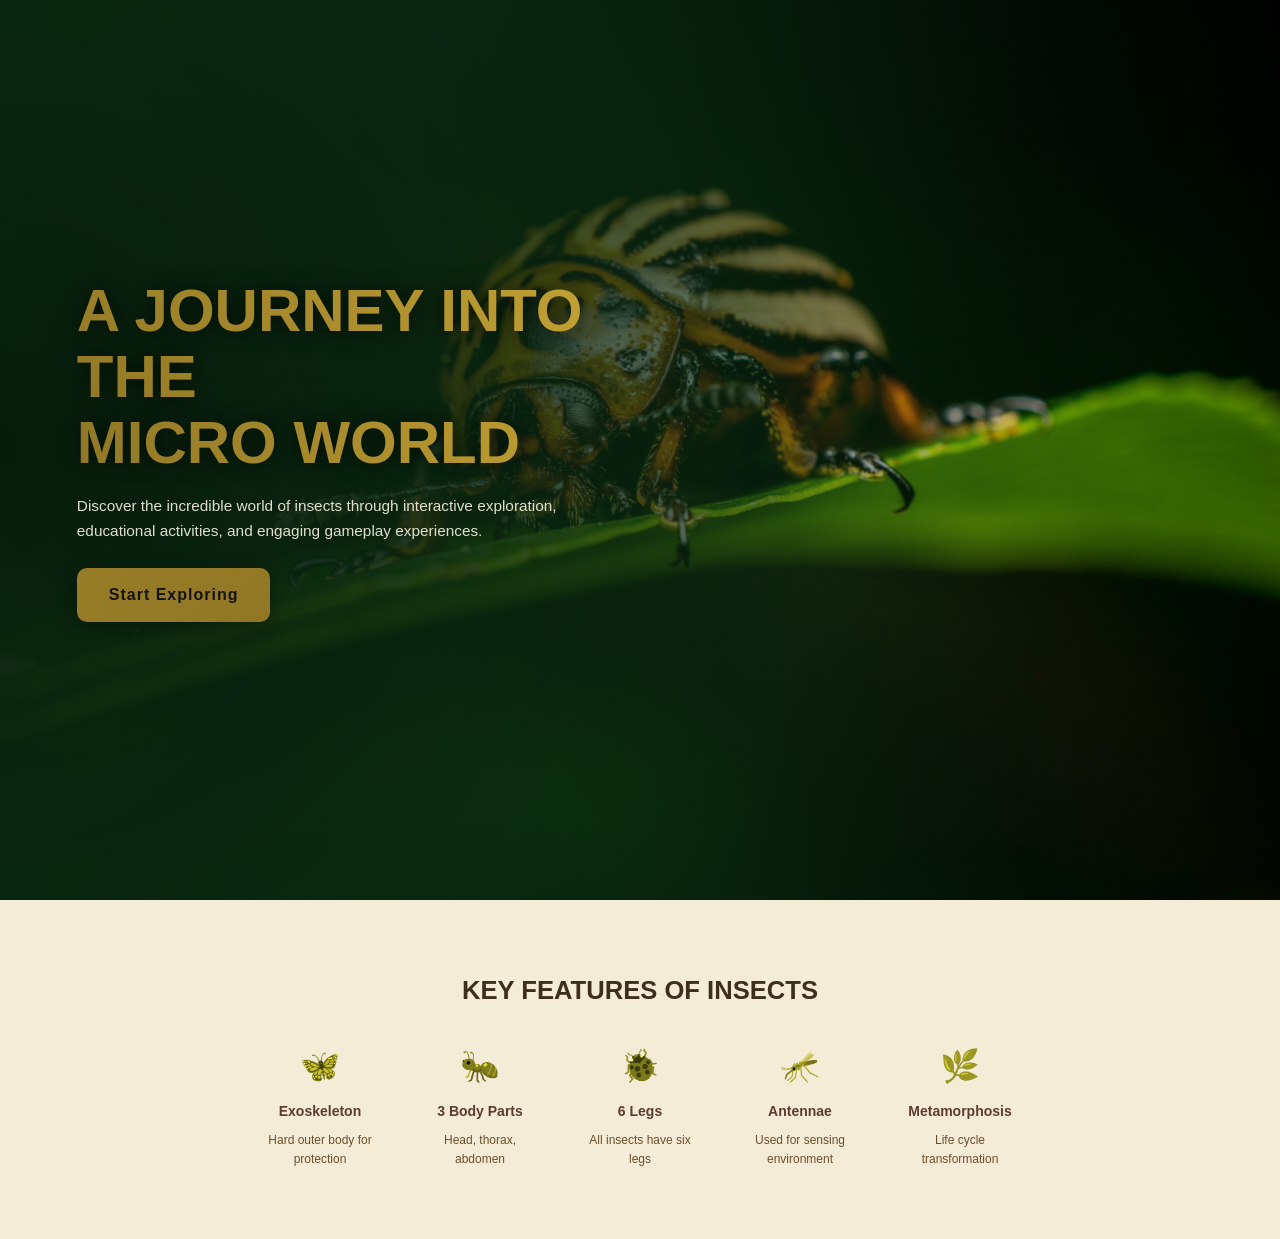
<file: index.html>
<!DOCTYPE html>
<html lang="en">
<head>
  <meta charset="UTF-8">
  <title>World of Insects</title>
  <link rel="stylesheet" href="style.css">
</head>

<body>

<!-- HERO ONLY -->
<section class="hero">

  <div class="hero-content">
    <h1>
      A JOURNEY INTO THE <br>
      MICRO WORLD
    </h1>

    <p>
      Discover the incredible world of insects through interactive exploration,
      educational activities, and engaging gameplay experiences.
    </p>

    <a href="highlights.html" class="btn"> Start Exploring </a>
  </div>

</section>
<section class="museum-strip">
  <h2>KEY FEATURES OF INSECTS</h2>

  <div class="features">
    <div class="feature">
      <span>🦋</span>
      <strong>Exoskeleton</strong>
      <p>Hard outer body for protection</p>
    </div>

    <div class="feature">
      <span>🐜</span>
      <strong>3 Body Parts</strong>
      <p>Head, thorax, abdomen</p>
    </div>

    <div class="feature">
      <span>🐞</span>
      <strong>6 Legs</strong>
      <p>All insects have six legs</p>
    </div>

    <div class="feature">
      <span>🦟</span>
      <strong>Antennae</strong>
      <p>Used for sensing environment</p>
    </div>

    <div class="feature">
      <span>🌿</span>
      <strong>Metamorphosis</strong>
      <p>Life cycle transformation</p>
    </div>
  </div>
</section>

</body>
</html>
</file>
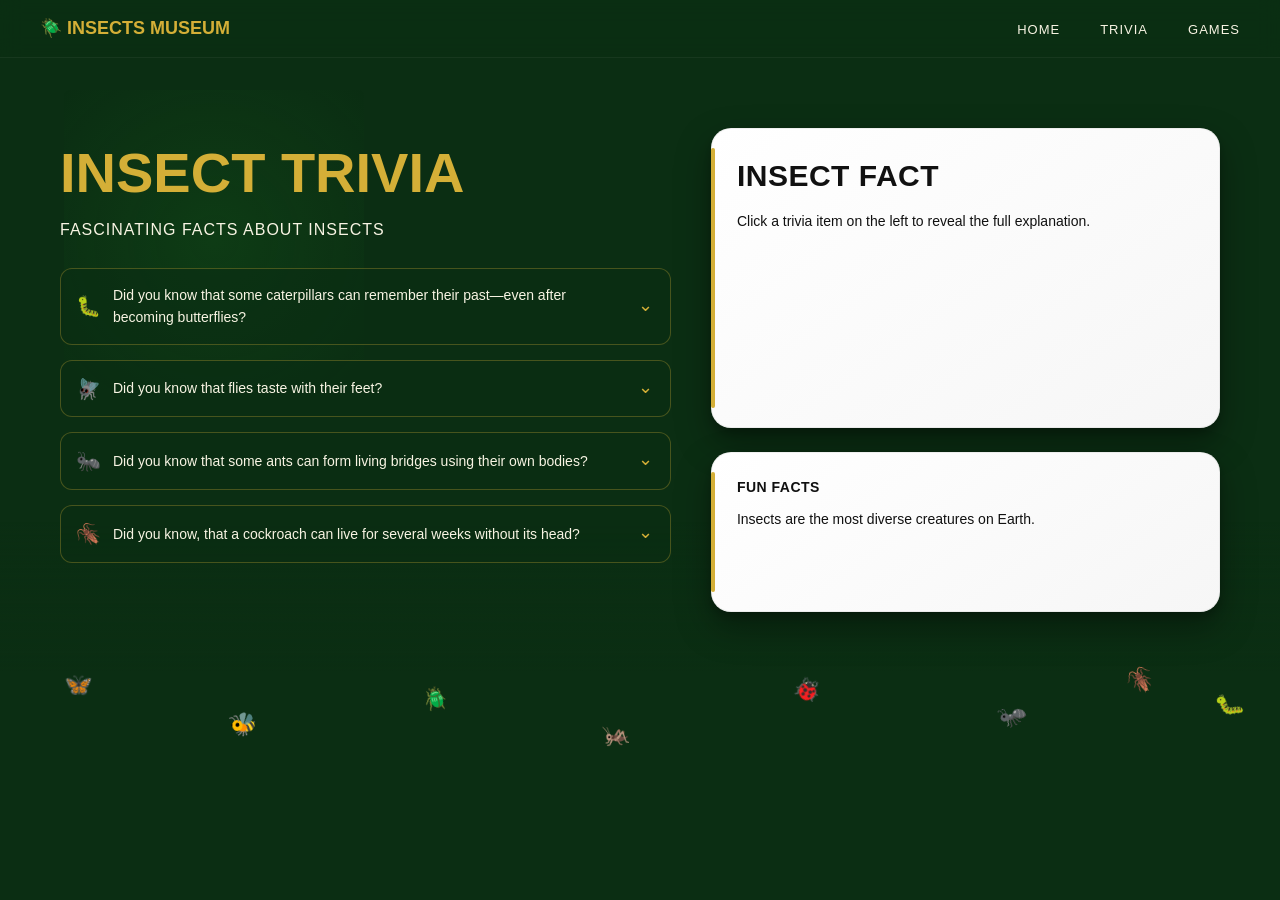
<file: trivia.html>
<!DOCTYPE html>
<html lang="en">
<head>
  <meta charset="UTF-8">
  <title>Insect Exhibit</title>
  <link rel="stylesheet" href="style.css">
</head>

<body class="no-scroll-page">

<nav class="navbar">
  <div class="logo">🪲 INSECTS MUSEUM</div>

  <ul class="nav-links">
    <li><a href="index.html">HOME</a></li>
    <li><a href="trivia.html">TRIVIA</a></li>
    <li><a href="games.html">GAMES</a></li>
  </ul>
</nav>

<!---TRIVIA SECTION (INSECTS)-->

<section class="trivia-page">

  <!-- FLOATING BUGS -->
  <div class="floating-insects">
    <span class="bug b1">🦋</span>
    <span class="bug b2">🐝</span>
    <span class="bug b3">🪲</span>
    <span class="bug b4">🦗</span>
    <span class="bug b5">🐞</span>
    <span class="bug b6">🐜</span>
    <span class="bug b7">🪳</span>
    <span class="bug b8">🐛</span>
    
  </div>

  <!-- LEFT SIDE -->
  <div class="trivia-left">
    <h1 class="trivia-title">INSECT TRIVIA</h1>
    <p class="trivia-sub">FASCINATING FACTS ABOUT INSECTS</p>

    <div class="trivia-list">

      <!-- CARD -->
      <div class="trivia-card"
        data-full="During metamorphosis, their bodies almost completely turn into a 'soup,' yet they can still keep memories like preferences and dislikes from their caterpillar stage. Talk about a glow-up that doesn’t forget where it came from!">

        <div class="trivia-header">
          <span class="icon">🐛</span>
          <p>Did you know that some caterpillars can remember their past—even after becoming butterflies?</p>
          <span class="arrow">⌄</span>
        </div>

      </div>

    
      <div class="trivia-card" 
        data-full="When they land on food, they’re actually checking if it’s good to eat. That’s why they seem to walk around before feeding.">
        
        
        <div class="trivia-header">
          <span class="icon">🪰</span>
          <p>Did you know that flies taste with their feet?</p>
          <span class="arrow">⌄</span>
        </div>
        
      </div>

      <div class="trivia-card" 
        data-full="When they need to cross gaps, they link themselves together to create a path for others. It’s like becoming part of the road—just to help the colony move forward.">
        
        <div class="trivia-header">
          <span class="icon">🐜</span>
          <p>Did you know that some ants can form living bridges using their own bodies?</p>
          <span class="arrow">⌄</span>
        </div>
        
      </div>

      <div class="trivia-card" data-full="Cockroaches doesn't die from trauma or blood loss it eventually dies of thirst, it can survive decapitation because they breathe through body portals called spiracles and possess a decentralized nervous system, eventually dying only because they lack a mouth to drink water.
">
        <div class="trivia-header">
          <span class="icon">🪳</span>
          <p>Did you know, that a cockroach can live for several weeks without its head?</p>
          <span class="arrow">⌄</span>
        </div>
        
      </div>

    </div>
  </div>

  <!-- RIGHT SIDE -->
<div class="trivia-right">

  <!--  TOP PANEL (CLICK RESULT) -->
  <div class="info-panel answer-panel">
    <h3 id="answer-title">INSECT FACT</h3>
    <p id="answer-text">
      Click a trivia item on the left to reveal the full explanation.
    </p>
  </div>

  <!-- BOTTOM PANEL (AUTO FACTS) -->
  <div class="info-panel auto-panel">
    <h3>FUN FACTS</h3>
    <p id="auto-text">
      Insects are the most diverse creatures on Earth.
    </p>
  </div>

</div>

</section>  


<script src="script.js"></script>

</body>
</html>
</file>
<file: style.css>
/* ===============================
   RESET + BASE
=============================== */
* {
  margin: 0;
  padding: 0;
  box-sizing: border-box;
}

body {
  font-family: 'Segoe UI', sans-serif;
  background: #0b2e13;
  color: #f8f4e3;
  line-height: 1.6;
  overflow-x: hidden;
  
  
}

/* BACKGROUND GLOW */
body::before {
  content: "";
  position: fixed;
  width: 300px;
  height: 300px;
  background: radial-gradient(circle, rgba(34,139,34,0.15), transparent);
  top: 10%;
  left: 5%;
  z-index: -1;
}


/* ===============================
   NAVBAR
=============================== */
.navbar {
  display: flex;
  justify-content: space-between;
  align-items: center;

  padding: 14px 40px;
  position: sticky;
  top: 0;
  z-index: 100;

  background: rgba(11, 46, 19, 0.85);
  backdrop-filter: blur(10px);
  border-bottom: 1px solid rgba(255,255,255,0.05);
}

.logo {
  color: #d4af37;
  font-size: 18px;
  font-weight: 700;
  display: flex;
  gap: 8px;
}

.nav-links {
  list-style: none;
  display: flex;
  gap: 40px;
}

.nav-links a {
  text-decoration: none;
  color: #f8f4e3;
  font-size: 13px;
  letter-spacing: 1px;
  position: relative;
  padding-bottom: 5px;
  transition: 0.25s;
}

.nav-links a:hover,
.nav-links a.active {
  color: #d4af37;
}

.nav-links a::after {
  content: "";
  position: absolute;
  left: 50%;
  bottom: 0;
  width: 0%;
  height: 2px;
  background: #d4af37;
  transform: translateX(-50%);
  transition: 0.25s;
}

.nav-links a:hover::after,
.nav-links a.active::after {
  width: 100%;
}

/* ===== HERO ===== */
.hero {
  min-height: 100vh;
  display: flex;
  align-items: center;
  padding: clamp(40px, 6vw, 100px);

  background:
    linear-gradient(to right,
      rgba(11,46,19,0.95) 0%,
      rgba(11,46,19,0.85) 35%,
      rgba(11,46,19,0.6) 60%,
      rgba(11,46,19,0.2) 80%,
      rgba(11,46,19,0.0) 100%
    ),
    url('images/bg.beetle.jpg') no-repeat right center/cover;
}

/* HERO CONTENT */
.hero-content {
  max-width: 520px;
  animation: fadeIn 1.2s ease;
}

.hero-content h1 {
  font-size: clamp(34px, 5vw, 60px);
  font-weight: 800;
  line-height: 1.1;
  color: #d4af37;
  text-shadow: 0 0 20px rgba(0,0,0,0.7);
}

.hero-content p {
  margin-top: 18px;
  font-size: clamp(14px, 1.2vw, 18px);
  opacity: 0.9;
}

/* ===== HERO EFFECTS ===== */
.hero::before {
  content: "";
  position: absolute;
  inset: 0;
  background: radial-gradient(circle at left, rgba(0,0,0,0.35), transparent 60%);
  pointer-events: none;
}

.hero::after {
  content: "";
  position: absolute;
  bottom: 0;
  right: 0;
  width: 250px;
  height: 250px;
  background: repeating-radial-gradient(
    circle at bottom right,
    rgba(255,255,255,0.04) 0px,
    rgba(255,255,255,0.04) 2px,
    transparent 2px,
    transparent 15px
  );
  opacity: 0.05;
  pointer-events: none;
  
}

/* ===== MUSEUM STRIP ===== */
.museum-strip {
  background: #f5ecd8;
  color: #3e2f1c;
  text-align: center;
  padding: clamp(40px, 6vw, 70px) 20px;
  
}

.museum-strip h2 {
  margin-bottom: 30px;
  font-size: clamp(20px, 2vw, 28px);
}

/* FEATURES */
.features {
  display: flex;
  justify-content: center; 
  flex-wrap: wrap;
  gap: 40px;
}

.feature {
  display: flex;
  flex-direction: column;
  align-items: center;
  gap: 8px;
  transition: 0.3s;
}

/* ICON */
.feature span {
  font-size: 32px;
  filter: sepia(1) hue-rotate(20deg) saturate(3);
}

/* TEXT */
.feature strong {
  font-size: 14px;
  color: #5a3e2b;
}

.feature p {
  font-size: 12px;
  color: #6b4f2a;
  max-width: 120px;
}

.feature:hover {
  transform: translateY(-5px);
}



/* ===============================
   EXHIBIT HEADER
=============================== */
.no-scroll-page {
  overflow: hidden;
}

.exhibit-header {
  text-align: center;
  padding: 30px 10px 10px;
  
}

.exhibit-header h1 {
  font-size: clamp(28px, 4vw, 48px);
  color: #d4af37;
}

/* ===============================
   CTA BUTTON (START EXPLORING)
=============================== */
.btn {
  display: inline-block;
  margin-top: 25px;
  padding: 14px 32px;

  background: linear-gradient(135deg, #d4af37, #b8962e);
  color: #1a1a1a;

  border-radius: 10px;
  font-weight: 700;
  letter-spacing: 1px;
  text-decoration: none;

  box-shadow: 0 6px 18px rgba(0,0,0,0.35);
  transition: all 0.3s ease;
}

.btn:hover {
  transform: translateY(-3px) scale(1.03);
  box-shadow: 0 12px 28px rgba(0,0,0,0.5);
  background: linear-gradient(135deg, #e6c65a, #c9a93c);
}

.btn:active {
  transform: scale(0.96);
}

/* ===============================
   GRID
=============================== */
.exhibit-grid {
  display: grid;
  grid-template-columns: repeat(5, 1fr);
  grid-template-rows: repeat(2, 1fr);
  gap: 16px;
  padding: 20px 50px;
  height: calc(100vh - 200px);
}

/* ===============================
   CARD (LIFT EFFECT)
=============================== */
.exhibit-card {
  height: 100%;
  min-height: 0;
  border-radius: 14px;
  background: #1b4332;
  background-size: cover;
  background-position: center;

  position: relative;
  overflow: hidden;
  cursor: pointer;

  border: 1px solid rgba(212,175,55,0.4);

  /* 🔥 base shadow (nakalapag) */
  box-shadow: 0 6px 15px rgba(0,0,0,0.3);

  /* smooth animation */
  transition: 
    transform 0.35s ease,
    box-shadow 0.35s ease,
    border-color 0.35s ease;

  animation: fadeUp 0.8s ease forwards;
  opacity: 0;
}

.exhibit-card:hover {
  transform: translateY(-12px) scale(1.02);

  
  box-shadow: 0 25px 45px rgba(0,0,0,0.6);

  border-color: #d4af37;
}

/* REMOVE shiny/glass effects */
.exhibit-card::before,
.exhibit-card::after {
  display: none;
}


/* ===============================
   LABEL (CLEAN & CLASSY)
=============================== */
.card-label {
  position: absolute;
  bottom: 0;
  left: 0;
  width: 100%;

  padding: 10px;

  font-size: 13px;
  text-align: center;
  color: #f8f4e3;

  /* 🔥 solid museum tag */
  background: rgba(11, 46, 19, 0.85);

  border-top: 1px solid rgba(212,175,55,0.3);
}

/* ===============================
   MODAL (WOODY / MUSEUM STYLE)
=============================== */
.modal-overlay {
  position: fixed;
  inset: 0;
  z-index: 9999;

  display: flex;
  justify-content: center;
  align-items: center;

  background: rgba(0,0,0,0.55);

  opacity: 0;
  pointer-events: none;
  transition: 0.3s;
}

.modal-overlay.active {
  opacity: 1;
  pointer-events: all;
  backdrop-filter: blur(6px);
}

/* CARD */
.modal-card {
  width: 380px;
  max-width: 90%;

  border-radius: 18px;
  overflow: hidden;

  /* 🔥 WOODY COLOR */
  background: #c9b28f;
  color: #2f241c;

  box-shadow: 0 10px 30px rgba(0,0,0,.35),
    inset 0 0 25px rgba(90,60,20,.15);

  transform: translateY(50px) scale(0.95);
  opacity: 0;
  transition: 0.35s ease;
}

.modal-overlay.active .modal-card {
  transform: translateY(0) scale(1);
  opacity: 1;
}

/* HEADER (TITLE ABOVE IMAGE) */
.modal-header {
  padding: 18px 20px 10px;
  text-align: center;
}

.modal-header h2 {
  font-size: 22px;
  font-weight: 700;
  color: #2b2115;
}

.modal-header .latin-name {
  font-size: 13px;
  color: #7a5c3a;
  font-style: italic;
}

/* IMAGE */
.modal-card img {
  width: 300px;      /* size ng square */
  height: 200px;     /* same = square */
  object-fit: cover; /* 🔥 important para hindi ma-stretch */

  display: block;
  margin: 0 auto 15px;

  border-radius: 12px;

  box-shadow: 0 8px 20px rgba(0,0,0,0.3);
}
/* CONTENT */
.modal-body {
  padding: 18px 22px;
}

/* INFO ROW STYLE (lion style) */
.info {
  display: flex;
  flex-direction: column;
  gap: 12px;
}

.info p {
  font-size: 14px;
  line-height: 1.4;
}

.info strong {
  display: block;
  font-size: 13px;
  color: #5a4328;
  margin-bottom: 2px;
}

.back-btn {
  position: absolute;
  top: 25px;
  left: 25px;

  width: 48px;
  height: 48px;

  display: flex;
  align-items: center;
  justify-content: center;

  font-size: 22px;
  color: #fff;

  background: rgba(255,255,255,0.15); /* 🔥 glass effect */
  border-radius: 50%;

  backdrop-filter: blur(8px);
  -webkit-backdrop-filter: blur(8px);

  cursor: pointer;
  z-index: 10000;

  transition: all 0.25s ease;
}

.back-btn:hover {
  transform: scale(1.1);
  background: rgba(255,255,255,0.25);
}


/* ===============================
   ANIMATIONS
=============================== */
@keyframes fadeUp {
  from {
    opacity: 0;
    transform: translateY(30px);
  }
  to {
    opacity: 1;
    transform: translateY(0);
  }
}

@keyframes fadeIn {
  from {
    opacity: 0;
    transform: translateY(25px);
  }
  to {
    opacity: 1;
    transform: translateY(0);
  }
}

/* ===============================
   RESPONSIVE
=============================== */
@media (max-width: 900px) {
  .exhibit-grid {
    grid-template-columns: repeat(2, 1fr);
    height: auto;
  }
}

@media (max-width: 600px) {
  .nav-links {
    display: none;
  }

  .exhibit-grid {
    grid-template-columns: 1fr;
  }
}

/* 🔥 CENTERED CONTENT (KEY FIX) */
.modal-content {
  width: 260px;           /* 👉 control size here */
  margin: 0 auto;         /* 👉 center horizontally */
}

/* IMAGE */
.modal-image img {
  width: 100%;
  aspect-ratio: 1 / 1;    /* 👉 square */
  object-fit: cover;
  border-radius: 12px;
}

/* INFO GRID */
.modal-info {
  width: 100%;
  display: flex;
  flex-direction: column;
  gap: 10px;
  margin-top: 12px;
}

.info-box {
  display: grid;
  grid-template-columns: 24px 100px 1fr;
  align-items: start;
  gap: 10px;
}

.info-box h4 {
  grid-column: 1 / 3;
  display: flex;
  align-items: center;
  gap: 6px;

  font-size: 13px;
  color: #3e2f1c;
}

.info-box p {
  grid-column: 3;
  font-size: 12px;
  color: #6b5a45;
  line-height: 1.5;
}

.icon {
  display: inline-flex;
  align-items: center;
  justify-content: center;

  width: 18px;
  height: 18px;

  margin-right: 6px;
}

/* SVG style */
.icon svg {
  width: 100%;
  height: 100%;

  fill: none;
  stroke: #2d6a4f; /* 🔥 dark green */
  stroke-width: 2;
  stroke-linecap: round;
  stroke-linejoin: round;
}

/* ===============================
   TRIVIA PAGE (INSECTS)
=============================== */

.no-scroll-page {
  overflow: hidden;
}

.trivia-page {
  display: grid;
  grid-template-columns: 1.2fr 1fr;
  gap: 40px;
  padding: 60px;
  position: relative;
}

/* LEFT */
.trivia-title {
  font-size: clamp(36px, 5vw, 56px);
  font-weight: 800;
  color: #d4af37;
  animation: fadeIn 1s ease;
}

.trivia-sub {
  color: #f8f4e3; 
  margin-bottom: 25px;
  letter-spacing: 1px;
}

/* LIST */
.trivia-list {
  display: flex;
  flex-direction: column;
  gap: 15px;
}

/* ===============================
   TRIVIA CARD (EXPANDABLE)
=============================== */
.trivia-card {
  border-radius: 12px;
  border: 1px solid rgba(212,175,55,0.3);
  background: rgba(11, 46, 19, 0.6);
  overflow: hidden;
  cursor: pointer;

   transition: 
    transform 0.35s cubic-bezier(0.22, 1, 0.36, 1),
    box-shadow 0.35s ease,
    border-color 0.3s ease;
  animation: fadeUp 0.6s ease forwards;
  opacity: 1;
}

/* stagger animation */
.trivia-card:nth-child(1) { animation-delay: 0.1s; }
.trivia-card:nth-child(2) { animation-delay: 0.2s; }
.trivia-card:nth-child(3) { animation-delay: 0.3s; }
.trivia-card:nth-child(4) { animation-delay: 0.4s; }

.trivia-card:hover {
  transform: translateY(-8px) scale(1.02) rotateX(2deg);
  border-color: #d4af37;
  box-shadow:
    0 25px 50px rgba(0,0,0,0.55),
    0 0 15px rgba(212,175,55,0.2);
}

/* HEADER */
.trivia-header {
  display: flex;
  align-items: center;
  gap: 10px;
  padding: 15px 18px;
}

.trivia-header .icon {
  font-size: 20px;
  transition: transform 0.3s ease;
}

.trivia-header p {
  flex: 1;
  font-size: 14px;
}

/* ARROW */
.trivia-header .arrow {
  color: #d4af37;
  transition: transform 0.3s ease;
  transform: translateY(-2px) scale(1.1);
}

.trivia-card.active .arrow {
  transform: rotate(-90deg)
}

/* CONTENT */
.trivia-content {
  max-height: 0;
  overflow: hidden;
  padding: 0 18px;
  font-size: 13px;
  color: #e6e0cf;
  transition: max-height 0.4s ease, padding 0.3s ease;
}

.trivia-card.active .trivia-content {
  max-height: 200px;
  padding: 10px 18px 15px;
}

/* ===============================
   RIGHT SIDE PANELS (FINAL LOOK)
=============================== */
.trivia-right {
  display: flex;
  flex-direction: column;
  gap: 24px; /* 🔥 better spacing */
}

/* BASE PANEL STYLE */
.info-panel {
  background: linear-gradient(145deg, #ffffff, #f6f6f6);
  color: #111;

  padding: 24px 26px;
  border-radius: 20px;

  box-shadow: 
    0 15px 35px rgba(0,0,0,0.35),
    0 5px 10px rgba(0,0,0,0.2),
    inset 0 0 0 1px rgba(0,0,0,0.06);

  backdrop-filter: blur(4px); /* 🔥 subtle glass feel */
}

/* TITLE STYLE */
.info-panel h3 {
  font-size: 16px;
  margin-bottom: 10px;
  letter-spacing: 0.5px;
}

/* TEXT */
.info-panel p {
  font-size: 14px;
  line-height: 1.6;
}

/* ===============================
   TOP PANEL (BIG - ANSWER)
=============================== */
.answer-panel {
  min-height: 300px;
  transition: 0.3s;
  animation: fadeUp 0.6s ease forwards;
  opacity: 1;
}

.answer-panel h3 {
  font-size: 30px;
  font-weight: 700;
  transition: 0.3s;
  animation: fadeUp 0.6s ease forwards;
  opacity: 1;
  
}

.auto-panel h3 {
  font-size: 14px;
  
  transition: 0.3s;
  animation: fadeUp 0.6s ease forwards;
  opacity: 1;
}

/* ===============================
   BOTTOM PANEL (SMALL - AUTO)
=============================== */
.auto-panel {
  min-height: 160px;
  font-size: 100px;
  transition: 0.3s;
  animation: fadeUp 0.6s ease forwards;
  opacity: 1;
}

/* INFO PANEL */ 

.info-panel::before {
  content: "";
  position: absolute;
  left: 0;
  top: 20px;
  bottom: 20px;
  width: 4px;
  background: #d4af37;
  border-radius: 2px;
}

.info-panel {
  position: relative;
}


/* ===============================
   HOVER EFFECT (SUBTLE)
=============================== */
.info-panel:hover {
  transform: translateY(-3px);
  box-shadow: 
    0 14px 30px rgba(0,0,0,0.3),
    inset 0 0 0 1px rgba(0,0,0,0.05);
}

/* TEXT ANIMATION */
#info-text,
#auto-text {
  transition: opacity 0.3s ease;
}

/* ===============================
   BACKGROUND DECOR
=============================== */
.trivia-page::after {
  content: "";
  position: absolute;
  bottom: 0;
  width: 100%;
  height: 150px;
  background: linear-gradient(
    to top,
    #0b2e13,
    rgba(11,46,19,0.6),
    transparent
  );
  pointer-events: none;
}

/* ===============================
   FLOATING INSECTS
=============================== */
.floating-insects {
  position: absolute;
  inset: 0;
  pointer-events: none;
  z-index: 1;
  
}

.bug {
  position: absolute;
  font-size: 22px;
  opacity: 100;
  animation: floatBug linear infinite;
}

.b1 { left: 5%;   bottom: -30px; animation-duration: 17s; animation-delay: 0s;   transform: rotate(10deg); }
.b2 { left: 18%;  bottom: -70px; animation-duration: 24s; animation-delay: 3s;   transform: rotate(-15deg); }
.b3 { left: 33%;  bottom: -45px; animation-duration: 19s; animation-delay: 1s;   transform: rotate(25deg); }
.b4 { left: 47%;  bottom: -80px; animation-duration: 26s; animation-delay: 5s;   transform: rotate(-5deg); }
.b5 { left: 62%;  bottom: -35px; animation-duration: 18s; animation-delay: 2s;   transform: rotate(40deg); }
.b6 { left: 78%;  bottom: -60px; animation-duration: 22s; animation-delay: 4s;   transform: rotate(-30deg); }
.b7 { left: 88%;  bottom: -25px; animation-duration: 16s; animation-delay: 6s;   transform: rotate(15deg); }
.b8 { left: 95%;  bottom: -50px; animation-duration: 23s; animation-delay: 1.5s; transform: rotate(-20deg); }


@keyframes floatBug {
  0% { transform: translateY(0) translateX(0) rotate(0deg); opacity: 50; }
  50% { transform: translateY(-300px) translateX(20px) rotate(10deg); opacity: 50; }
  100% { transform: translateY(-600px) translateX(-30px) rotate(-10deg); opacity: 50; }
}

/* ===============================
   LAYER FIX
=============================== */
.trivia-left,
.trivia-right {
  position: relative;
  padding-top: 10px;
  z-index: 2;
}

/* ===============================
   RESPONSIVE
=============================== */
@media (max-width: 900px) {
  .trivia-page {
    grid-template-columns: 1fr;
  }
}

  /* ===============================
   GAMES PAGE BACKGROUND (SCOPED)
================================= */
.games-bg {
  margin: 0;

  background:
    linear-gradient(rgba(0,0,0,0.6), rgba(0,0,0,0.7)),
    url('images/bf-forest.jpg') center/cover no-repeat;

  min-height: 100vh;
}

/* ANIMATED FOREST EFFECT */
.games-bg::before {
  content: "";
  position: fixed;
  inset: 0;

  background: url("images/bg-forest.jpg");
  opacity: 0.05;

  animation: moveBg 40s linear infinite;
  pointer-events: none;
  z-index: -1;
}



@keyframes moveBg {
  0% { transform: translate(0, 0); }
  100% { transform: translate(-200px, -200px); }
}

@keyframes sparkle {
  0% { transform: translateY(0); }
  100% { transform: translateY(-200px); }
}


/* ===============================
   GAMES PAGE
================================= */
.games-page {
  text-align: center;
  padding: 50px;
  color: #f8f4e3;
}

.games-title {
  font-size: 48px;
  color: #d4af37;
}

.games-sub {
  margin-bottom: 40px;
  color: #e6d8b5;
}

/* GRID */
.games-grid {
  display: flex;
  justify-content: center;
  gap: 30px;
  flex-wrap: wrap;
}

/* GAME CARD */
.game-card {
  width: 280px;
  padding: 20px;
  border-radius: 18px;
  background: linear-gradient(145deg, #e6d3a3, #c9a66b);
  color: #2b2115;
  box-shadow: 0 10px 30px rgba(0,0,0,0.4);
  transition: all 0.3s ease;
}

.game-card img {
  width: 100%;
  height: 150px;
  object-fit: cover;
  border-radius: 12px;
  margin-bottom: 15px;
}

.game-card h3 {
  margin-bottom: 10px;
  font-size: 18px;
}

.game-card p {
  font-size: 14px;
  margin-bottom: 15px;
}

.play-btn {
  padding: 10px 20px;
  border: none;
  background: #2b5d34;
  color: #fff;
  border-radius: 8px;
  cursor: pointer;
  transition: 0.2s;
}

.play-btn:hover {
  background: #3a7a45;
  transform: scale(1.05);
}

.game-card:hover {
  transform: translateY(-10px) scale(1.03);
  box-shadow: 0 20px 40px rgba(0,0,0,0.6);
}


/* ===============================
   GAME SCREEN (OVERLAY)
================================= */
#game-screen {
  position: fixed;
  inset: 0;
  z-index: 9999;

  display: none;

  justify-content: center;
  align-items: center;

  background:
    linear-gradient(rgba(0,0,0,0.6), rgba(0,0,0,0.7)),
    url('images/bf-forest.jpg') center/cover no-repeat;

  overflow: hidden;
}

/* SHOW GAME */
#game-screen.active {
  display: flex;
}


/* ===============================
   GAME UI
================================= */
.start-panel {
  text-align: center;
  max-width: 500px;
  color: #f8f4e3;
}

.start-panel h1 {
  font-size: 42px;
  margin-bottom: 10px;
}

.game-desc {
  font-size: 14px;
  opacity: 0.9;
  margin-bottom: 25px;
}

.difficulty-select {
  display: flex;
  justify-content: center;
  gap: 12px;
  margin-bottom: 20px;
}

.diff-btn {
  padding: 10px 18px;
  border-radius: 8px;
  border: 1px solid #d4af37;
  background: transparent;
  color: #d4af37;
  cursor: pointer;
  transition: 0.2s;
}

.diff-btn:hover,
.diff-btn.active {
  background: #d4af37;
  color: #1a1a1a;
}

.start-btn {
  padding: 14px 30px;
  border-radius: 10px;
  background: #d4af37;
  border: none;
  font-weight: bold;
  cursor: pointer;
}

.topbar {
  position: absolute;
  top: 0;
  left: 0;
  width: 100%;

  display: flex;
  justify-content: space-between;
  align-items: center;

  padding: 15px 30px;
  color: #fff;

  z-index: 10;
}

.left-ui,
.center-ui,
.right-ui {
  flex: 1;
  text-align: center;
  font-size: 1.2rem;
  font-weight: bold;
}

.left-ui { text-align: left; }
.right-ui { text-align: right; }

#game-area {
  position: relative;
  width: 100%;
  height: calc(100vh - 60px);
  cursor: crosshair;
}

.insect {
  position: absolute;
  font-size: 28px;
  cursor: pointer;
  user-select: none;
  transition: transform 0.2s;
}

.insect:hover {
  transform: scale(1.2);
}

.firefly {
  position: fixed;
  width: 6px;
  height: 6px;
  background: #fff8a6;
  border-radius: 50%;
  box-shadow: 0 0 10px #fff8a6;
  pointer-events: none;
  animation: floatFirefly linear infinite;
}

@keyframes floatFirefly {
  0% {
    transform: translate(0, 0);
    opacity: 0;
  }
  50% {
    opacity: 1;
  }
  100% {
    transform: translate(-200px, -300px);
    opacity: 0;
  }
}

/* ===============================
   GAME UI FOR CATCH THE INSECT 
================================= */

.game-ui {
  width: 100%;
  height: 100%;
  position: relative;
}

.close-btn {
  position: absolute;
  top: 15px;
  right: 20px;
  

  width: 40px;
  height: 40px;

  background: #d4af37;
  border: none;
  border-radius: 50%;

  display: flex;
  align-items: center;
  justify-content: center;

  font-size: 18px;
  cursor: pointer;

  z-index: 1000;
}


#combo {
  color: #ffcc00;
  text-shadow: 0 0 8px #ffcc00;
}

.topbar {
  display: flex;
  justify-content: space-between;
  padding: 20px 80px 20px 40px; 
  color: #fff;
  font-size: 18px;
}

#game-area {
  position: relative;
  width: 100%;
  height: calc(100vh - 80px);
}

.insect {
  position: absolute;
  font-size: 32px;
  cursor: pointer;
  user-select: none;
  transition: transform 0.1s;
}

.insect:hover {
  transform: scale(1.3);
}


/* ===============================
   MENU PANEL
================================= */
.menu-panel {
  background: linear-gradient(145deg, #e6d3a3, #c9a66b);
  padding: 35px;
  border-radius: 20px;
  width: 500px;
  text-align: center;
  color: #2b2115;
  position: relative;
}

.menu-panel h1 {
  font-size: 2.5rem; 
  margin-bottom: 12px;
}

.menu-panel .desc {
  font-size: 1.2rem;
  margin-bottom: 18px;
  line-height: 1.6;
}

.mechanics {
  text-align: left;
  font-size: 1.2rem; 
  margin-bottom: 18px;
  line-height: 1.7;
}

.mechanics h2 {
  font-size: 1.5rem;
  margin-bottom: 10px;
}

.mechanics b {
  font-size: 1.3rem;
}

.high-score {
  font-size: 1.3rem;
}

.diff-btn {
  margin: 5px;
  padding: 10px 15px;
  border: none;
  background: #2b5d34;
  color: #fff;
  border-radius: 8px;
  cursor: pointer;
}

/* ===============================
   QUIZ PANEL
================================= */
.quiz-panel {
  background: linear-gradient(145deg, #e6d3a3, #c9a66b);
  padding: 35px;
  border-radius: 20px;
  width: 500px;
  text-align: center;
  color: #2b2115;
  position: relative;
}

/* QUESTION */
#quiz-question {
  margin-top: 10px;
  padding-right: 50px; /* space para sa X */
}

/* CHOICES */
.quiz-btn {
  display: block;
  width: 100%;
  margin: 12px 0;
  padding: 14px;
  border-radius: 10px;
  border: none;
  background: #2b5d34;
  color: white;
  cursor: pointer;
  font-size: 1.15rem;
  transition: all 0.2s ease;
}

.quiz-btn:hover {
  background: #3a7a45;
  transform: scale(1.03);
}

/* ✅ CORRECT */
.quiz-btn.correct {
  background: #4caf50;
  transform: scale(1.05);
  box-shadow: 0 0 10px #4caf50;
}

/* ❌ WRONG */
.quiz-btn.wrong {
  background: #c0392b;
  animation: shake 0.3s;
}

/* FEEDBACK TEXT */
.quiz-feedback {
  margin-top: 15px;
  font-size: 1.3rem;
  font-weight: bold;
}

/* SCORE */
.quiz-score {
  margin-top: 10px;
  font-size: 1.2rem;
}

/* SHAKE ANIMATION */
@keyframes shake {
  0% { transform: translateX(0); }
  25% { transform: translateX(-6px); }
  50% { transform: translateX(6px); }
  75% { transform: translateX(-6px); }
  100% { transform: translateX(0); }
}

/* Certicate completion */ 

.certificate-popup {
  position: fixed;
  inset: 0;
  background: rgba(0,0,0,0.75);
  display: flex;
  justify-content: center;
  align-items: center;
  z-index: 9999;
}

/* CARD */
.cert-box {
  background: linear-gradient(145deg, #e6d3a3, #c9a66b);
  padding: 40px;
  border-radius: 20px;
  text-align: center;
  color: #2b2115;
  max-width: 420px;

  animation: popIn 0.5s ease;
}

/* TITLE */
.cert-title {
  font-size: 2rem;
  margin-bottom: 10px;
}

/* SUBTEXT */
.cert-sub {
  font-size: 1rem;
  margin-bottom: 20px;
}

/* BADGE ICON */
.cert-badge {
  font-size: 60px;
  margin: 15px 0;

  animation: bounce 1s infinite alternate;
}

/* BUTTON */
.cert-btn {
  padding: 12px 20px;
  border: none;
  background: #2b5d34;
  color: #fff;
  border-radius: 10px;
  cursor: pointer;
}

/* ANIMATIONS */
@keyframes popIn {
  from {
    transform: scale(0.6);
    opacity: 0;
  }
  to {
    transform: scale(1);
    opacity: 1;
  }
}

@keyframes bounce {
  from { transform: translateY(0); }
  to { transform: translateY(-10px); }
}

/* CONFETTI */
.confetti {
  position: fixed;
  width: 6px;
  height: 10px;
  background: red;
  animation: fall linear forwards;
}


.confetti:nth-child(2n) { background: yellow; }
.confetti:nth-child(3n) { background: blue; }
.confetti:nth-child(4n) { background: green; }

@keyframes fall {
  to {
    transform: translateY(100vh) rotate(360deg);
    opacity: 0;
  }
}

.award-prompt {
  position: fixed;
  inset: 0;
  background: rgba(0,0,0,0.6);

  display: flex;
  justify-content: center;
  align-items: center;

  z-index: 9999;
}

.award-box {
  background: #f8f4e3;
  padding: 30px;
  border-radius: 15px;
  text-align: center;
  color: #2b2115;

  animation: fadeIn 0.4s ease;
}

.award-box button {
  margin-top: 15px;
  padding: 10px 18px;
  border: none;
  background: #2b5d34;
  color: #fff;
  border-radius: 8px;
  cursor: pointer;
}

.award-box button:hover {
  background: #3a7a45;
}

/* BUTTON GROUP */
.menu-actions {
  margin-top: 20px;
  display: flex;
  justify-content: center;
  gap: 12px;
}

/* SECONDARY BUTTON */
.secondary-btn {
  padding: 10px 18px;
  border: none;
  background: #777;
  color: #fff;
  border-radius: 8px;
  cursor: pointer;
}

.secondary-btn:hover {
  background: #555;
}
</file>
